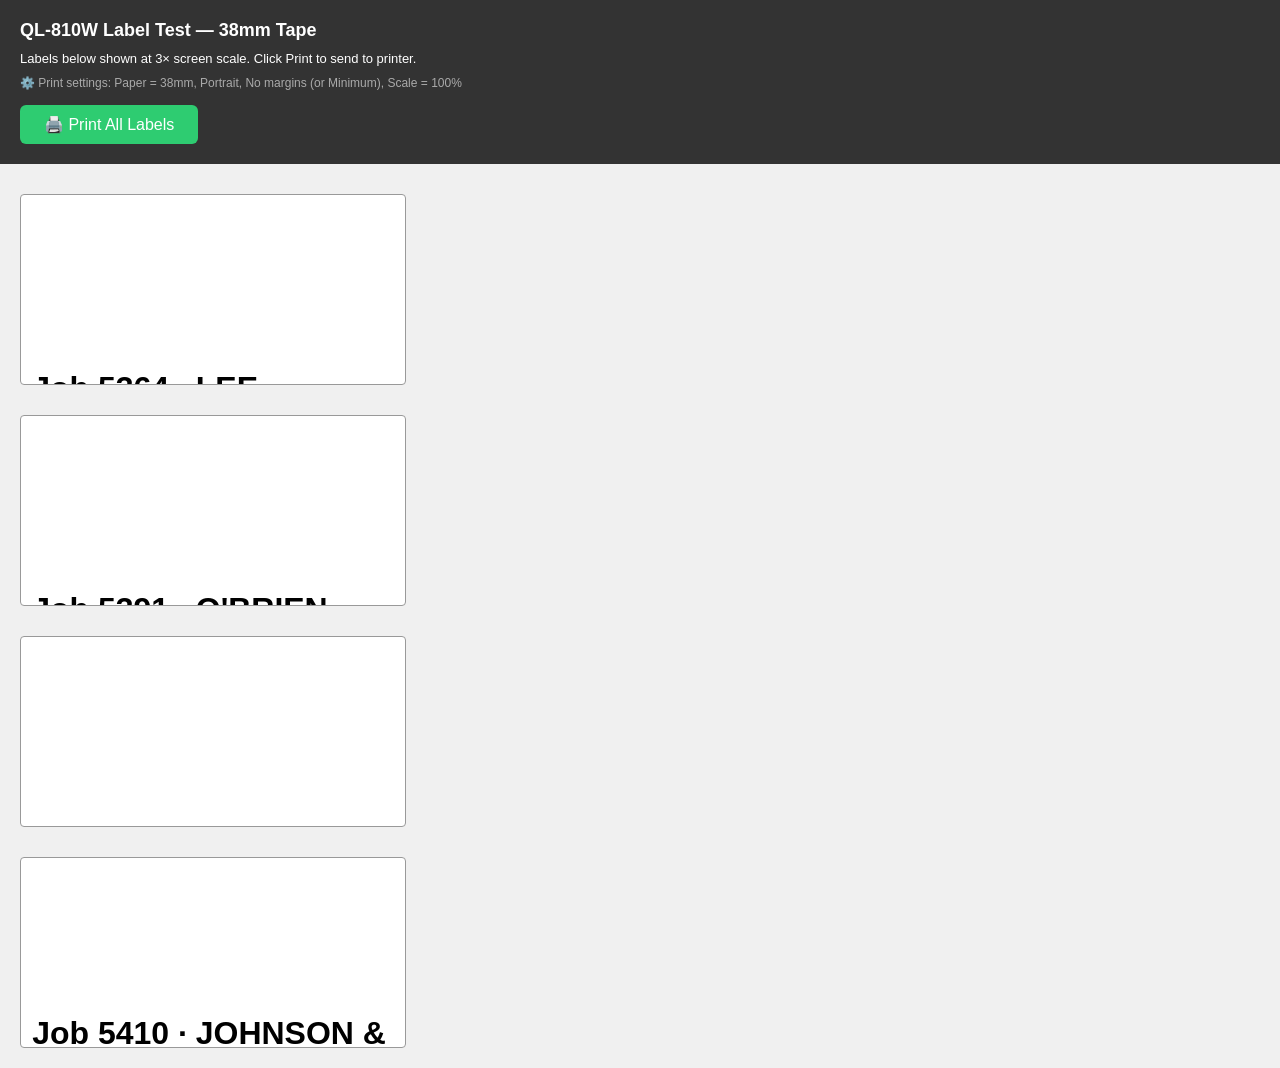
<file: test-label.html>
<!DOCTYPE html>
<html>
<head>
<meta charset="UTF-8">
<meta name="viewport" content="width=device-width">
<title>QL-810W Label Test</title>
<style>
  * { margin: 0; padding: 0; box-sizing: border-box; }

  @page {
    size: 38mm auto;
    margin: 2mm 2mm 2mm 2mm;
  }

  body {
    font-family: Arial, sans-serif;
    background: #f0f0f0;
  }

  /* Screen preview wrapper */
  .preview-area {
    padding: 20px;
    display: flex;
    flex-direction: column;
    gap: 30px;
    align-items: flex-start;
  }

  .label-wrapper {
    background: white;
    border: 1px solid #999;
    border-radius: 4px;
    overflow: hidden;
    /* Show at ~3x scale on screen for visibility */
    width: calc(34mm * 3);
  }

  /* The actual label content */
  .label {
    width: 34mm;
    padding: 1mm;
    display: flex;
    flex-direction: column;
    justify-content: center;
    gap: 0.5mm;
    transform-origin: top left;
    transform: scale(3);
    min-height: 50mm;
  }

  .label-line {
    font-size: 7pt;
    line-height: 1.25;
    word-wrap: break-word;
    overflow-wrap: break-word;
    white-space: normal;
    width: 100%;
  }

  .label-line.bold {
    font-size: 8pt;
    font-weight: bold;
  }

  .label-line.small {
    font-size: 6pt;
  }

  /* Print: one label per page, no screen decorations */
  @media print {
    body { background: white; }
    .preview-area { padding: 0; gap: 0; align-items: stretch; }
    .label-wrapper {
      border: none;
      width: 100%;
      page-break-after: always;
    }
    .label {
      width: 100%;
      transform: none;
      min-height: 0;
      padding: 1mm;
    }
    .controls { display: none; }
    h1 { display: none; }
  }
</style>
</head>
<body>

<div class="controls" style="padding:20px;background:#333;color:white;margin-bottom:10px;">
  <h1 style="font-size:18px;margin-bottom:10px;">QL-810W Label Test — 38mm Tape</h1>
  <p style="font-size:13px;margin-bottom:10px;">Labels below shown at 3× screen scale. Click Print to send to printer.</p>
  <p style="font-size:12px;color:#aaa;margin-bottom:15px;">⚙️ Print settings: Paper = 38mm, Portrait, No margins (or Minimum), Scale = 100%</p>
  <button onclick="window.print()" style="background:#2ecc71;color:white;border:none;padding:10px 24px;font-size:16px;border-radius:6px;cursor:pointer;">🖨️ Print All Labels</button>
</div>

<div class="preview-area" id="labelsArea">
</div>

<script>
const labels = [
  {
    job: "5364",
    customer: "LEE",
    partNo: "SPM-2040-720",
    description: "Colonial 4 panel 2040x720x35 SPM door",
    qty: 2,
    storage: "Customer Cupboard",
    date: "10/04/2026",
    po: "21027"
  },
  {
    job: "5391",
    customer: "O'BRIEN FAMILY TRUST",
    partNo: "LCK-ERA-SSS",
    description: "Era Entrance Set Satin Stainless",
    qty: 6,
    storage: "Van Stock",
    date: "10/04/2026",
    po: "21031"
  },
  {
    job: "5280",
    customer: "WU",
    partNo: "HNG-100-BLK",
    description: "100mm Black Butt Hinge Pair",
    qty: 24,
    storage: "Shed",
    date: "10/04/2026",
    po: "21019"
  },
  {
    job: "5410",
    customer: "JOHNSON & ASSOCIATES PTY LTD",
    partNo: "HDW-DRP-GRY",
    description: "Heavy duty door roller grey nylon wheel complete assembly",
    qty: 1,
    storage: "Customer Cupboard",
    date: "10/04/2026",
    po: "21045"
  }
];

function buildLabel(l) {
  const div = document.createElement('div');
  div.className = 'label-wrapper';

  // Line 1: Job + Customer (bold)
  // Line 2: Part No + Description  
  // Line 3: Qty + Storage + Date + PO

  div.innerHTML = `
    <div class="label" id="label_${l.po}">
      <div class="label-line bold">Job ${l.job} · ${l.customer}</div>
      <div class="label-line">${l.partNo} · ${l.description}</div>
      <div class="label-line small">Qty: ${l.qty} · ${l.storage} · ${l.date} · PO ${l.po}</div>
    </div>
  `;
  return div;
}

const area = document.getElementById('labelsArea');
labels.forEach(l => area.appendChild(buildLabel(l)));
</script>

</body>
</html>
</file>
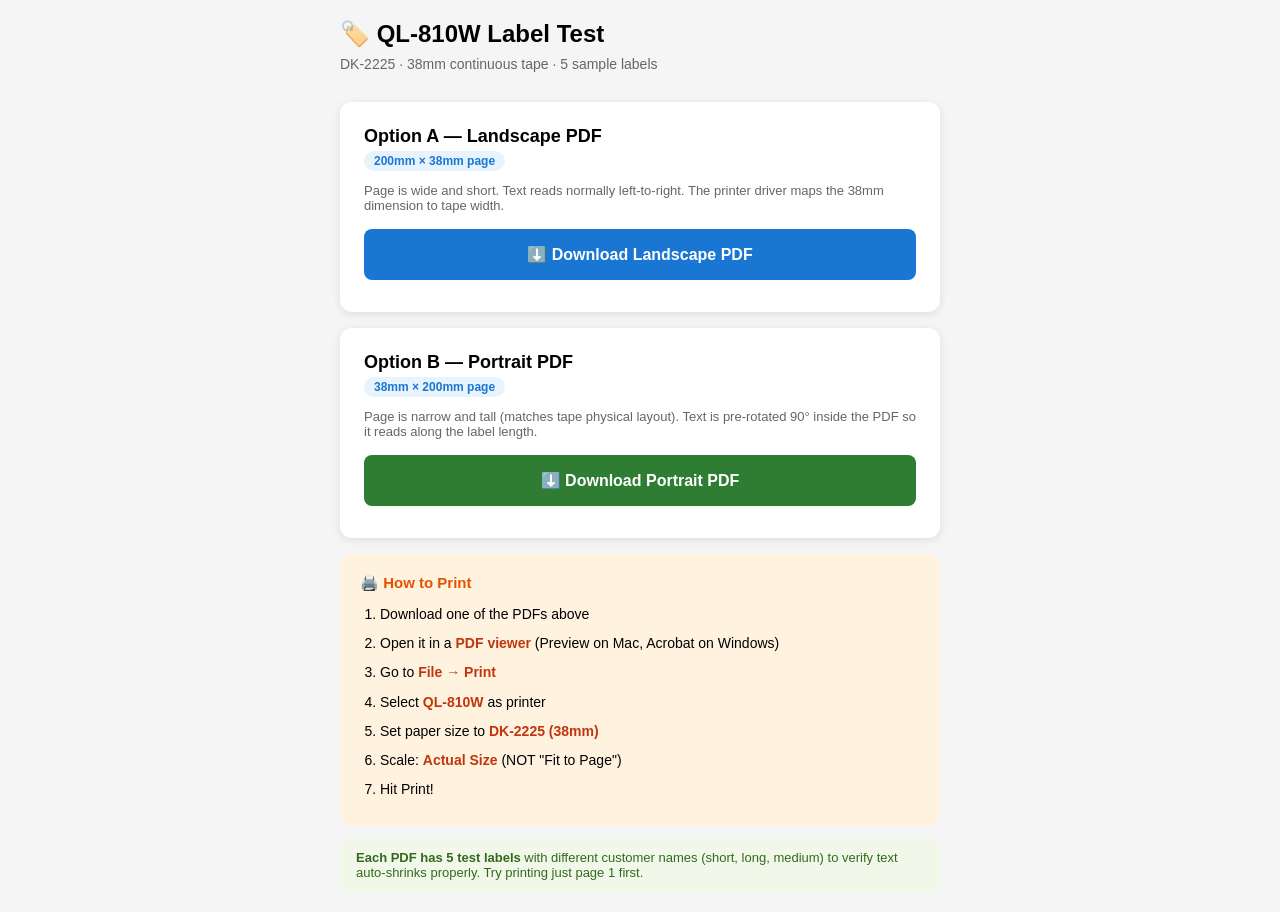
<file: app/test-label.html>
<!DOCTYPE html>
<html lang="en">
<head>
    <meta charset="UTF-8">
    <meta name="viewport" content="width=device-width, initial-scale=1.0">
    <title>QL-810W Label Test</title>
    <style>
        * { box-sizing: border-box; margin: 0; padding: 0; }
        body { font-family: -apple-system, BlinkMacSystemFont, 'Segoe UI', sans-serif; background: #f5f5f5; padding: 20px; }
        .container { max-width: 600px; margin: 0 auto; }
        h1 { font-size: 24px; margin-bottom: 8px; }
        .subtitle { color: #666; margin-bottom: 30px; font-size: 14px; }
        
        .card {
            background: white;
            border-radius: 12px;
            padding: 24px;
            margin-bottom: 16px;
            box-shadow: 0 2px 8px rgba(0,0,0,0.1);
        }
        .card h2 { font-size: 18px; margin-bottom: 4px; }
        .card .desc { color: #666; font-size: 13px; margin-bottom: 16px; }
        .card .dims { 
            display: inline-block; background: #e8f4fd; color: #1976d2; 
            padding: 3px 10px; border-radius: 20px; font-size: 12px; 
            font-weight: 600; margin-bottom: 12px;
        }
        
        .btn {
            display: block;
            width: 100%;
            padding: 16px;
            font-size: 16px;
            font-weight: 600;
            border: none;
            border-radius: 8px;
            cursor: pointer;
            text-align: center;
            text-decoration: none;
            color: white;
            margin-bottom: 8px;
        }
        .btn-blue { background: #1976d2; }
        .btn-blue:hover { background: #1565c0; }
        .btn-green { background: #2e7d32; }
        .btn-green:hover { background: #1b5e20; }
        
        .instructions {
            background: #fff3e0;
            border-radius: 12px;
            padding: 20px;
            margin-top: 16px;
        }
        .instructions h3 { font-size: 15px; margin-bottom: 10px; color: #e65100; }
        .instructions ol { padding-left: 20px; font-size: 14px; line-height: 1.8; }
        .instructions li { margin-bottom: 4px; }
        .instructions strong { color: #bf360c; }
        
        .preview-info {
            background: #f1f8e9;
            border-radius: 8px;
            padding: 12px 16px;
            font-size: 13px;
            color: #33691e;
            margin-top: 12px;
        }
    </style>
</head>
<body>
    <div class="container">
        <h1>🏷️ QL-810W Label Test</h1>
        <p class="subtitle">DK-2225 · 38mm continuous tape · 5 sample labels</p>
        
        <div class="card">
            <h2>Option A — Landscape PDF</h2>
            <span class="dims">200mm × 38mm page</span>
            <p class="desc">Page is wide and short. Text reads normally left-to-right. The printer driver maps the 38mm dimension to tape width.</p>
            <a href="/api/test-label-pdf?o=landscape" class="btn btn-blue">⬇️ Download Landscape PDF</a>
        </div>
        
        <div class="card">
            <h2>Option B — Portrait PDF</h2>
            <span class="dims">38mm × 200mm page</span>
            <p class="desc">Page is narrow and tall (matches tape physical layout). Text is pre-rotated 90° inside the PDF so it reads along the label length.</p>
            <a href="/api/test-label-pdf?o=portrait" class="btn btn-green">⬇️ Download Portrait PDF</a>
        </div>
        
        <div class="instructions">
            <h3>🖨️ How to Print</h3>
            <ol>
                <li>Download one of the PDFs above</li>
                <li>Open it in a <strong>PDF viewer</strong> (Preview on Mac, Acrobat on Windows)</li>
                <li>Go to <strong>File → Print</strong></li>
                <li>Select <strong>QL-810W</strong> as printer</li>
                <li>Set paper size to <strong>DK-2225 (38mm)</strong></li>
                <li>Scale: <strong>Actual Size</strong> (NOT "Fit to Page")</li>
                <li>Hit Print!</li>
            </ol>
        </div>
        
        <div class="preview-info">
            <strong>Each PDF has 5 test labels</strong> with different customer names (short, long, medium) to verify text auto-shrinks properly. Try printing just page 1 first.
        </div>
    </div>
</body>
</html>
</file>
